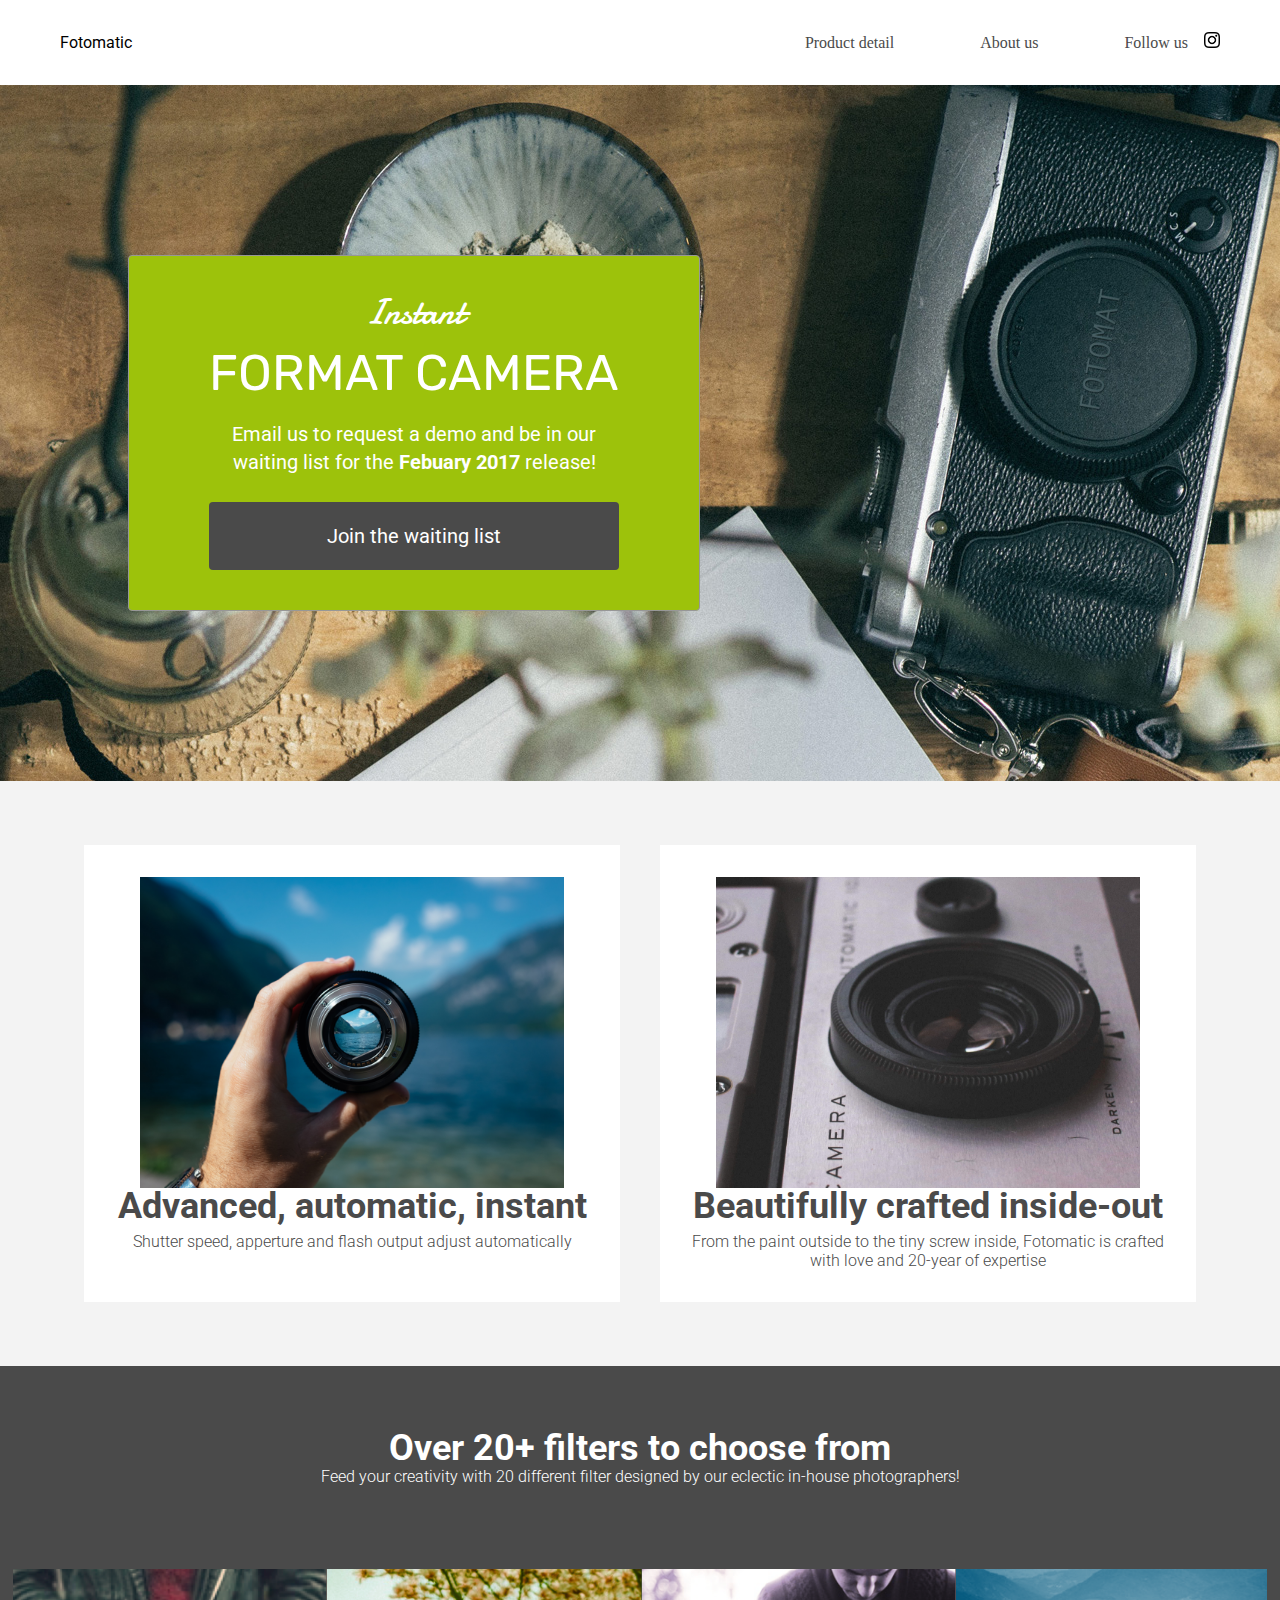
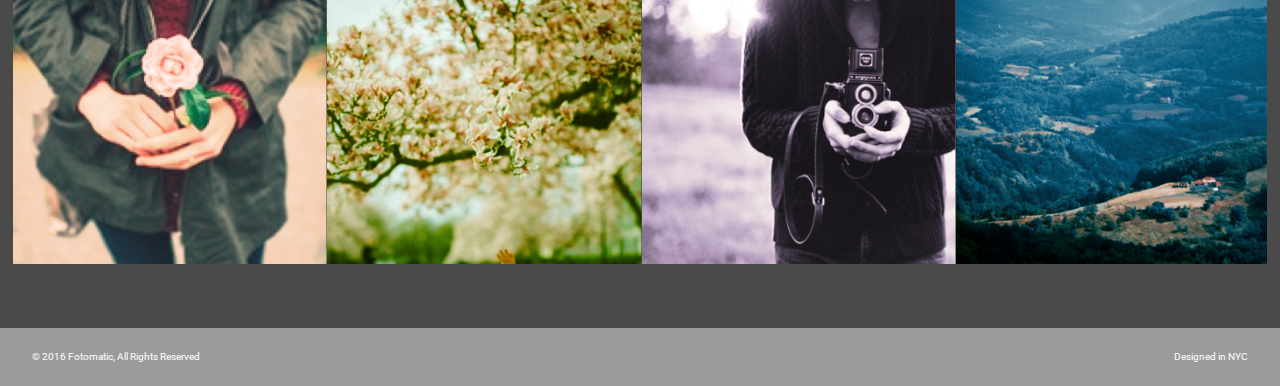
<file: Fotomatic/index.html>
<!DOCTYPE html>
<html>
<head>
  <link href="https://fonts.googleapis.com/css?family=Damion" rel="stylesheet">
  <link href="https://fonts.googleapis.com/css?family=Rubik" rel="stylesheet">
  <link href="https://fonts.googleapis.com/css?family=Roboto:300,400,600,700" rel="stylesheet">
  <link rel="stylesheet" href="./resources/css/reset.css"/>
  <link rel="stylesheet" href="resources/css/style.css"/>
  <meta charset="UTF-8">
</head>
<body>
  <!-- Header -->
  <header>
    <div class="content">
      <a href="index.html" class="desktop logo">Fotomatic</a>
      <nav class="desktop">
        <ul>
          <li><a href="#">Product detail</a></li>
          <li><a href="#">About us</a></li>
          <li><a href="https://www.instagram.com/">Follow us <img class="icon" src="./resources/images/instagram.png"></a></li>
        </ul>
      </nav>
      <nav class="mobile">
        <ul>
          <li><a href="#"><img src="./resources/images/ic-logo.svg"></a></li>
          <li><a href="#"><img src="./resources/images/ic-product-detail.svg"></a></li>
          <li><a href="#"><img src="./resources/images/ic-about-us.svg"></a></li>
          <li><a href="#" class="button">Join us</a></li>
        </ul>
      </nav>
    </div>
  </header>

  <!-- Main Content -->
  <div class="main-content">

    <!-- Sign Up Section -->
    <div id="sign-up-section" class="banner">
      <div id="sign-up-cta">
        <div class="content center">
          <div class="header">
            <h2 class="cursive">Instant</h2>
            <h1 class="striking">FORMAT CAMERA</h1>
          </div>
          <div class="email">
            <span>
              Email us to request a demo and be in our waiting list for the <strong>Febuary 2017</strong> release!
            </span>
            <div class="button">Join the waiting list</div>
          </div>
        </div>
      </div>
    </div>

    <!-- Features Section -->
    <div id="features-section">
      <div class="feature">
        <div class="center">
          <div class="image-container">
            <img src="resources/images/feature-1.png" />
          </div>
          <div class="content">
            <h2>Advanced, automatic, instant</h2>
            <h3>Shutter speed, apperture and flash output adjust automatically</h3>
          </div>
        </div>
      </div>
      <div class="feature">
        <div class="center">
          <div class="image-container">
            <img src="resources/images/feature-2.png" />
          </div>
          <div class="content">
            <h2>Beautifully crafted inside-out</h2>
            <h3>From the paint outside to the tiny screw inside, Fotomatic is crafted with love and 20-year of expertise</h3>
          </div>
        </div>
      </div>
    </div>

    <!-- Filters Section -->
    <div id="filters-section">
      <div class="content center">
        <h2>Over 20+ filters to choose from</h2>
        <h3>Feed your creativity with 20 different filter designed by our eclectic in-house photographers!</h3>
      </div>
      <div class="images-container">
        <div class="image-container">
          <img src="./resources/images/filter-1.png" />
        </div>
        <div class="image-container">
          <img src="./resources/images/filter-2.png" />
        </div>
        <div class="image-container">
          <img src="./resources/images/filter-3.png" />
        </div>
        <div class="image-container extra">
          <img src="./resources/images/filter-4.png" />
        </div>
      </div>
    </div>

    <!-- Quotes Section
    <div id="quotes-section">
      <div class="content center">
        <span class="quote">“It’s truly something that could create a brand new photography Renaissance”</span>
        <img class="quote-citation" src="./resources/images/photography-logo.png" />
      </div>
    </div>

    <!-- Footer -->
    <footer>
      <div class="content">
        <span class="copyright">© 2016  Fotomatic, All Rights Reserved</span>
        <span class="location">Designed in NYC</span>
      </div>
    </footer>

  </div>
</body>
</html>
</file>
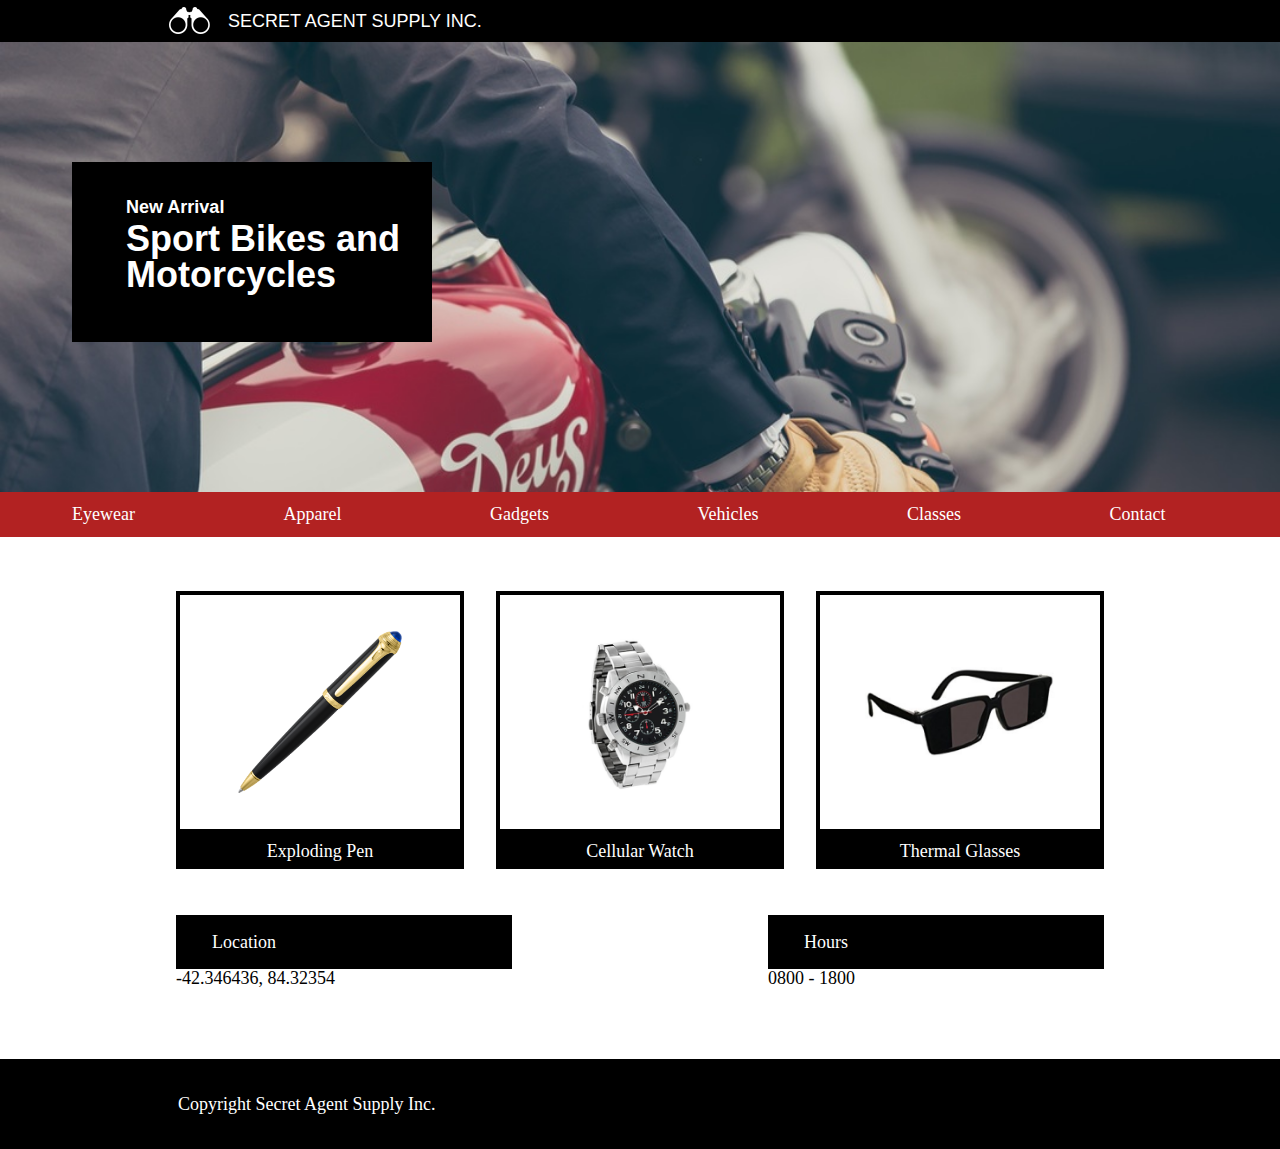
<file: SecretAgentSupply/index.html>
<!DOCTYPE html>
<html>
<head>
  <title>Secret Agent Supply Inc.</title>
    <link rel="stylesheet" href="./resources/css/reset.css" style="text/css" />
    <link rel="stylesheet" href="./resources/css/style.css" style="text/css" />

</head>
<body>
  <header>
    <div class="logo">
      <img src="resources/logo.png" alt="Spy Glasses" />
      <span>Secret Agent Supply Inc.</span>
    </div>
    <div class="main-banner">
      <img src="resources/moto.jpeg" alt="Person riding bike">
        <div class="black-box">
          <p>New Arrival</p>
          <h2>Sport Bikes and </br> Motorcycles</h2>
          <h3>Sport Bikes and Motorcycles</h3>
        </div>
      </img>
    </div>
    <nav>
      <span><a href="#">Eyewear</a></span>
      <span><a href="#">Apparel</a></span>
      <span><a href="#">Gadgets</a></span>
      <span><a href="#">Vehicles</a></span>
      <span><a href="#">Classes</a></span>
      <span><a href="#">Contact</a></span>
      <span id="menu"><a id="menu" href="#">Menu</a></span>
    </nav>
  </header>

  <!-- End of header -->
  <!-- Beginning of the content-->
  <div class="content">
   <!-- Beginning of row 1-->
   <div class="row">
     <div class="box1">
       <div class="img1">
         <img src="resources/pen.png" alt="pen"/>
       </div>
       <div class="text">
        <p>Exploding Pen</p>
      </div>
      </div>

    <div class="box2">
      <div class="img2">
        <img src="resources/watch.png" alt="watch"/>
      </div>
      <div class="text">
       <p>Cellular Watch</p>
     </div>
    </div>

      <div class="box3">
        <div class="img3">
          <img id="tres" src="resources/glasses.png"/>
        </div>
        <div class="text">
          <p>Thermal Glasses</p>
        </div>
     </div>
   </div>
<!-- End of row1 -->
<!-- Beginning of row2 -->
<div class="row2">
<div class="Location">
  <div class="element">
    <span>Location</span>
  </div>
  <div class="cor">
    <p>-42.346436, 84.32354</p>
  </div>
</div>


<div class="Hours">
  <div class="element2">
  <span>Hours</span>
</div>
<div class="hor">
  <p>0800 - 1800</p>
</div>
</div>
</div>

<!-- End of row2-->

  </div>
<!-- End of content-->
<!--footer -->
<footer>
  <div class="con">
  <p>Copyright Secret Agent Supply Inc.</p>
</div>
</footer>

</body>
</html>
</file>
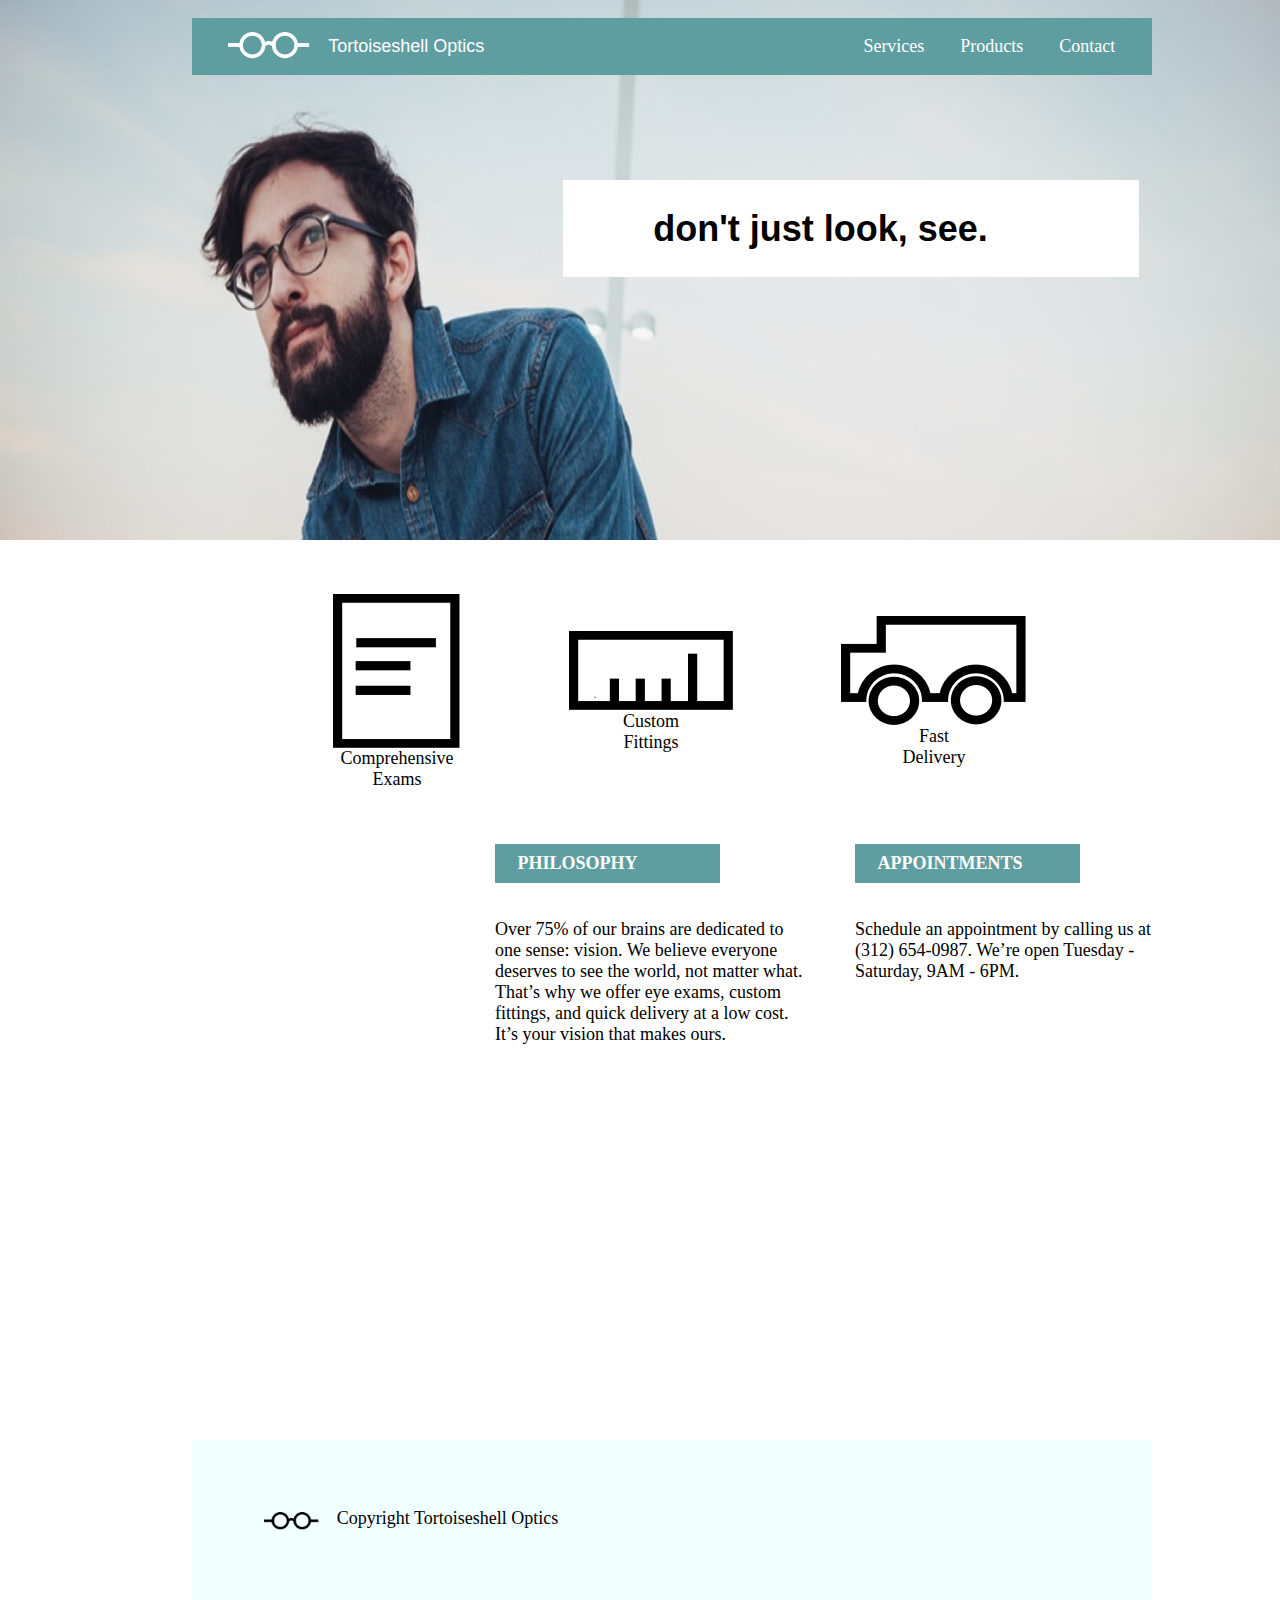
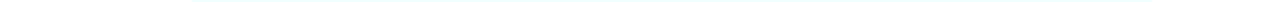
<file: Tortoiseshell Optics/index.html>
<!doctype html>
<html>
<head>
<meta charset="UTF-8">
<meta name="viewport" content="width=700, initial-scale=1">
<meta name="viewport" content="width=560, initial-scale=1">
<link rel="stylesheet" href="resources/css/style.css" type="text/css"/>
<title>Tortoiseshell Optics</title>
</head>

<body>
	<div class="main-banner">


	<!-- Header -->
	<header>
		<div class="logo">
			<img src="resources/images/logo-white.png"/>
			<span>Tortoiseshell Optics</span>
		</div>
		<nav>
			<span><a href="#">Services</a></span>
			<span><a href="#">Products</a></span>
			<span><a href="#">Contact</a></span>
		</nav>
		<nav class="mobile">
			<span><a href="#">Menu</a></span>
		</nav>

	</header>



	<!-- End of header -->
	<div class="white-box">
		<span>don't just look, see.</span>
	</div>

</div>

<div class="content">
	<div class="container-items">
		<div class="exam">
			<img src="resources/images/paper-icon.png"/>
			<a>Comprehensive </br> Exams</a>
		</div>
		<div class="Costum">
			<img src="resources/images/ruler-icon.png"/>
			<a>Custom</br>Fittings</a>
		</div>
		<div class="Delivery">
			<img src="resources/images/truck-icon.png"/>
			<a>Fast</br>Delivery</a>
		</div>
	</div>
	<div class="supporting container">
	    <div class="info">
	      <div class="title">
	        PHILOSOPHY
	      </div>
	      <p>
	        Over 75% of our brains are dedicated to one sense: vision. We believe everyone deserves to see the world, not matter what. That’s why we offer eye exams, custom fittings, and quick delivery at a low cost. It’s your vision that makes ours.
	      </p>
	    </div>
	    <div class="info">
	      <div class="title">
	        APPOINTMENTS
	      </div>
	      <p>
	        Schedule an appointment by calling us at (312) 654-0987. We’re open Tuesday - Saturday, 9AM - 6PM.
	      </p>
	    </div>
	  </div>
</div>
<!-- End of main -->
<footer>
	<img src="resources/images/logo-black.png"/>
	<p>Copyright Tortoiseshell Optics</p>
</footer>
</body>
</html>
</file>
<file: Fotomatic/resources/css/style.css>
/* Universal Styles */

html {
  font-family: "Roboto", sans-serif;
  font-size: 16px;
}

.main-content {
  position: relative;
  top: 5.3125rem; /* To offset for fixed header. */

}

.center {
  text-align: center;
}

.button {
  border-radius: 4px;
  background-color: #4a4a4a;
  color: white;
}
.images-container{
 overflow: hidden;
}
.image-container img {
  display: block;
  max-width: 100%;
}

@media only screen and (max-width: 760px) {
  .main-content {
    top: 2.5625rem;
  }
}

/* Header */

header {
  position: fixed;
  width: 100%;

  border-bottom: solid 1px #c6c1c1;
  background-color: white;
}

header .content {
  display: flex;

  align-items: center;
  padding: 1.875rem;
}

header .logo {
  flex: 1;
  padding-left: 30px;

}

header nav ul {
  display: flex;
}

nav li {
  padding-left: 3.5rem;
}

nav a {
  vertical-align: bottom;
  line-height: 1.6;
  font-size: 1rem;
  color: #4a4a4a;
  font-family: Roboto-Regular;
  padding-right: 30px;
}

header .icon {
  width: 1rem;
  padding-left: .75rem;
}

header .mobile {
  display: none;
}

@media only screen and (max-width: 760px) {
  header .desktop {
    display: none;
  }

  header .mobile {
    display: block;
    width: 100%;
  }

  header .content {
    padding: .5rem 0;
  }

  header .mobile ul {
    display: flex;
    justify-content: space-around;
    align-items: center;
    width: 100%;
  }

  header .mobile li {
    padding: 0;
  }

  header .mobile .button {
    padding: .1875rem .5rem;
    background-color: #9dc20b;
    line-height: 1.6;
    color: white;
  }
}

/* Sign Up Section */

#sign-up-section {
  display: flex;
  justify-content: flex-start;
  align-items: flex-start;
  height: 43.5rem;
  background-image: url('../images/banner-landingpage.jpg');
  background-position: bottom;
  background-size: cover;
  background-repeat: no-repeat;
}


#sign-up-cta {
  position: relative;
  padding: 0 5rem 2.5rem 5rem;
  top: 170px;
  left: 10%;
  border: solid 1px #979797;
  border-radius: 4px;
  background-color: #9dc20b;

}

#sign-up-cta .content {
  width: 25.625rem;
  margin-top: 2rem;
  font-family: "Roboto", sans-serif;
  font-size: 1.25rem;
  line-height: 1.4;
  color: white;
}

#sign-up-cta h1 {
  font-size: 3.125rem;
}

#sign-up-cta h2 {
  font-size: 2.25rem;
}

#sign-up-cta span strong {
  font-weight: bold;
}

#sign-up-cta .cursive {
  font-family: "Damion", cursive;
}

#sign-up-cta .striking {
  font-family: "Rubik", sans-serif;
  padding-bottom: .75rem;
}

#sign-up-cta .button {
  margin-top: 1.625rem;
  padding: 1.25rem 7.25rem;
}

@media only screen and (max-width: 760px) {
  #sign-up-section {
    align-items: center;
    justify-content: center;
    height: 28rem;
  }

  #sign-up-cta {
    position: static;
    width: auto;
    height: auto;
    background-color: transparent;
    border: none;
  }

  #sign-up-cta .content {
    margin-top: 0;
  }

  #sign-up-cta .email {
    display: none;
  }

  #sign-up-cta h1 {
    font-size: 3.125rem;
  }

  #sign-up-cta h2 {
    font-size: 2.25rem;
  }
}

@media only screen and (max-width: 450px) {
  #sign-up-section {
    height: 20rem;
  }

  #sign-up-cta h1 {
    font-size: 2.25rem;
  }

  #sign-up-cta h2 {
    font-size: 2rem;
  }
}

/* Features Section */

#features-section {
  display: flex;
  justify-content: space-between;
  padding: 4rem 5%;
  background-color: #f3f3f3;
}

.feature {
  flex: 1;
  padding: 2rem;
  margin: 0px 1.25rem;
  background-color: white;

}

.feature .image-container {
  width: 90%;
  height: 65%;
  margin: 0 auto;
}

.feature h2 {
  padding-bottom: .5rem;
  font-size: 2.25rem;
  font-weight: bold;
  color: #4a4a4a;
}

.feature h3 {
  font-size: 1rem;
  line-height: 1.2;
  font-weight: 300;
  color: #4a4a4a;
}

@media only screen and (max-width: 890px) {
  .feature h2 {
    font-size: 1.125rem;
    line-height: 1.3;
    font-weight: normal;
  }

  .feature h3 {
    font-size: .875rem;
    line-height: 1.4;
  }
}

@media only screen and (max-width: 760px) {
  #features-section {
    flex-flow: column;
    padding: 0;
  }

  .feature {
    margin: 0;
    padding: 1.25rem 1rem 0 1rem;
  }
  .feature .content{
    padding: 1.25rem 0 1.8rem 0;
  }
}

/* Filters Section */

#filters-section {
  padding: 4rem 0;
  background-color: #4a4a4a;
}

#filters-section .content {
  padding: 0 .625rem;
  margin-bottom: 5rem;
}

#filters-section .content h2 {
  font-size: 2.25rem;
  font-weight: bold;
  color: white;
}

#filters-section .content h3 {
  font-size: 1rem;
  line-height: 1.4;
  font-weight: 300;
  color: white;
}

#filters-section .images-container {
  display: flex;
  max-width: 100%;
  padding: 0 1%;
}

@media only screen and (max-width: 760px) {
  #filters-section {
    padding: 1.5rem 0 0 0;
  }

  #filters-section .content {
    margin-bottom: 1rem;
  }

  #filters-section .content h2 {
    padding-bottom: .625rem;
    font-size: 1.125rem;
    line-height: 1.3;
    font-weight: normal;
  }

  #filters-section .content h3 {
    font-size: .875rem;
    line-height: 1.4;
  }

  #filters-section .images-container {
    padding: 0;
  }

  #filters-section .extra {
    display: none;
  }
}

/* Quotes Section */

#quotes-section {
  background-color: #f3f3f3;
}

#quotes-section content {
  padding: 5rem 0;
}

#quotes-section quote {
  padding-right: 1.875rem;
  font-family: "Palatino", serif;
  font-size: 1.875rem;
  line-height: 1.1;
  font-style: italic;
  color: #4a4a4a;
}

#quotes-section quote-citation {
  height: 1.875rem;
}

@media only screen and (max-width: 760px) {
  #quotes-section content {
    padding: 1.875rem .625rem;
  }

  #quotes-section quote {
    font-size: 1.5rem;
    line-height: 1.4;
  }

  #quotes-section quote-citation {
    display: block;
    padding-top: 1rem;
    margin: auto;
  }
}

/* Footer */

footer {
  background-color: #9b9b9b;
  padding: 1.5rem 2rem;
}

footer .content {
  color: white;
  display: flex;
  font-size: .75rem;
}

footer .copyright {
  flex-grow: 1;
}

@media only screen and (min-width: 760px) {
  footer .content {
    font-size: .625rem;
  }
}
</file>
<file: SecretAgentSupply/resources/css/style.css>
html, body{
  margin: 0;
  font-size: 18px;
}

header {
  background-color: black;
  display: flex;
  flex-direction: column;
}

/* Logo */
.logo {
  display: flex;
  flex-direction: row;
  background-color: black;
  color: white;
  width: 960px;
  height: 2.32rem;
  margin: auto;

}
.logo img{
  height: 1.5rem;
  padding: 0.41rem 1rem 0.41rem 0.5rem;

}
.logo span{
  font-family: Helvetica;
  font-size: 1rem;
  padding-top: 0.66rem;
  margin-bottom: 0.66rem;
  text-transform: uppercase;
}
/* Main Banner */
.main-banner{

  width: 100%;
  height: 25rem;
  overflow: hidden;
}
.main-banner img{
width: 100%;
height: auto;
position: relative;

}
/* Black box*/
.black-box {
  position: absolute;
  background-color: black;
  height: 10rem;
  width: 20rem;
  top: 9rem;
  left: 4rem;
}
.black-box p {
  color: white;
  padding-top: 2rem;
  padding-left: 3rem;
  font-family: Helvetica;
  font-size: 1rem;
  font-weight: bold;

}
.black-box h2{
  color: white;
  padding-top: 0.25rem;
  padding-left: 3rem;
  font-family: Helvetica;
  font-size: 2rem;
  font-weight: bold;
}

/* Navigation */
nav {
  background-color: firebrick;
  height: 2.5rem;
}
nav span{
display: inline-block;
padding: 0.75rem 4rem;
}
nav span a{
  color: white;
  text-decoration: none;
}
#menu{
  display: none;
}
/* Content */

.content{
  display: flex;
  justify-content: center;
  align-items: center;
  flex-direction: column;
}


/* Row */
.row {
  display: flex;
  width: 960px;
  height: auto;
  flex-direction: row;
  justify-content: center;
  justify-content: space-around;

  margin-top: 3rem;
}
.row .box1, .box2, .box3{

  height: 15rem;
  width: 30%;
}
.box1 .img1, .img2, .img3{
  display: flex;
  height: 13rem;
  border: 4px solid black;
  justify-content: center;
  overflow: hidden;
}
.box1 .img1 img, .img2 img{
  display: flex;
  height: 9rem;
  padding: 2rem 2rem;
}
#tres{
  height: 5rem;
  padding: 4rem;
}
 .text{
  background-color: black;
  color: white;
  text-align: center;
  font-size: 1rem;
  padding-top: 0.5rem;
  padding-bottom: 0.5rem;
}
/* row2 */
.row2 {
  display: flex;
  width: 960px;
  flex-direction: row;
  margin-top: 3rem;
}
.row2 .Location{
  width: 35%;
  padding-left: 1.67%;
}
.row2 .Hours{
    width: 35%;
    padding-left: 26.67%;
}

.Location .element, .Hours .element2{
  background-color: black;
  color: white;
  height: 3rem;
}
.element span, .element2 span{
  display: inline-flex;
padding-left: 2rem;
padding-top: 1rem;
padding-bottom: 1rem;
}

footer{
  display: flex;
  margin-top: 4rem;
  background-color: black;
  color: white;
  height: 5rem;
  justify-content: center;
}
footer .con{
  width: 960px;
  background-color: black;
  justify-content: center;
}
.con p{
  padding-left: 1rem;
  text-align: left;
  padding-top: 2rem;
  padding-bottom: 2rem;
}

@media only screen and (max-width: 1024px){
  html, body{
    margin: 0;
    width: 1024px;
  }
nav span{
  display: none;
}
#menu{
  display: flex;
  color: white;
  margin: auto;
}
.row{
  display: flex;
  width: 1024px;
  justify-content: center;

}
.row2{
  display: flex;
  width: 1024px;
  justify-content: center;
  padding: 0;
}
.row2 .Hours{
  padding: 0;

}
.box1{

  margin-right: 2rem;
}
.box2{

  margin-left: 2rem;
}
.row2 .Location{
width: 32%;
margin-right: 1rem;
padding: 0;
}
.row2 .Hours{
width:32%;
margin-left: 1rem;
}
.box3{
  display: none;
}
.con p{
  padding-left: 7.5rem;
}
}
@media only screen and (max-width: 470px){
  html,body{
    margin: 0;
    width: 470px;
    padding: 0;


  }
  header{
  width: 100%;
  }
  .main-banner{
    height: 15rem;
    position: relative;
  }
  .black-box{
    position: absolute;
    justify-content: center;
    width: 470px;
    height: 4.5rem;
    left: 0;
    top: 10rem;

  }
  .black-box p{
    font-family: Helvetica;
    font-size: 0.77rem;
    font-weight: bold;
    padding-top: 1rem;
    padding-left: 2rem;
  }
  .black-box h2{
    display: none;
  }
  .black-box h3{
    color: white;
    font-family: Helvetica;
    font-size: 1rem;
    font-weight: bold;
    padding-top: 0.5rem;
    padding-left: 2rem;
  }
  .logo{
    width: 100%;
  }
  .row{
    display: flex;
    width: 470px;
    align-items: center;

  }
  .row .box1{

    width: 90%;
    margin: 0;
  }
  .box2{
    display: none;
  }
.row2{
  display: flex;
  flex-direction: column;
  justify-content: center;
  align-items: center;
  width: 470px;
}
.row2 .Location{
  width: 90%;
  margin: 0;

}
.row2 .Hours{
  padding-top: 0.5rem;
  margin: 0;
  width: 90%;
}
.con{
  width: 100%;
}
.con p{
  padding: 0;
  padding-top: 2rem;
  text-align: center;
}
}
</file>
<file: Tortoiseshell Optics/resources/css/style.css>
/* CSS Document */
html, body{
  font-size: 18px;
  margin: 0;

}
.main-banner{
  margin: 0;
  height: 30rem;
  width: auto;
  background-image: url(../images/glasses-bg.png);
  background-repeat: no-repeat;
  background-size: 100% 30rem;


}
.white-box{
  position: absolute;
  background-color: white;
  height: auto;
  width: 32rem;
  margin-left: 44%;
  margin-top: 10rem;
}
.white-box span{
  display: inline-block;
  color: black;
  text-align: center;
  font-family: Helvetica;
  font-weight: bold;
  font-size: 2rem;
  line-height: 1.2;
  padding: 1.5rem 5rem;
}




/* header */
header{
  display: flex;
  position:  absolute;
  background-color: cadetblue;
  width: 960px;
  margin: auto;
  top: 1rem;
  margin-left: 15%;


}
nav{
  display: inline-flex;
  margin-left: 39.5%;



}
nav span{
  padding-right: 2rem;
  padding-top: 1rem;
  padding-bottom: 1rem;

}
nav span a{
  color: white;
  text-decoration: none;
}
.logo{
  display: flex;
  flex-direction: row;
}
.logo img{
  height: 1.5rem;
  padding-left: 2rem;
  padding-top: 0.75rem;
  padding-bottom: 0.75rem;
}
.logo span{
  padding-top: 1rem;
  padding-bottom: 1rem;
  padding-left: 1rem;
  font-size: 1rem;
  font-family: Helvetica;
  color: white;

}

/* Content */
.content{
  display: flex;
  flex-direction: column;

  width: 100vh;
  height: 100vh;
}
.container-items{
  display: flex;
  flex-direction: row;
  margin-top: 3rem;
  align-items: center;
  padding-left: 25%;

}
.mobile{
  display: none;
}
.container-items .exam,.container-items .Costum,.container-items .Delivery{
  display: flex;
  flex-direction: column;
  padding-left: 6rem;
  height: auto;


}
.exam a, .Costum a, .Delivery a{
  text-align: center;
}

/* Supporting Sections */

.supporting {
  display: flex;
  width: 100%;
  justify-content: center;
  margin-left: 45%;
  flex-direction: row;
  margin-top: 3rem;

}

/* Info start */
.info {
  width: 35%;
  margin-right: 5%;
  margin-bottom: 4rem;
}

.info p {
  padding: 1rem 0;
}

.title {
  max-width: 10rem;
  padding: 0.5rem 1.25rem;
  background-color: cadetblue;
  font-weight: bold;
  color: white;
}

footer{
  display: flex;
  flex-direction: row;
  width: 960px;
  height: 9rem;
  background-color: azure;
  margin-left: 15%;

}
footer img{
  height: 1rem;
  padding-left: 4rem;
  padding-top: 4rem;


}
footer p{
  font-size: 1rem;
  padding-top: 2.8rem;
  padding-left: 1rem;
}

@media only screen and (max-width: 700px) {
  .main-banner {
    width: 700px;
    height: 22rem;
  }
  header{
    width: 700px;
    padding: 0;
    margin: 0;
    top: 0%;
  }
  .content {
    width: 700px;
  }
  .container-items {
  width: 700px;
  padding: 0;

  overflow: auto;
  }
  .container-items .exam,.container-items .Costum,.container-items .Delivery{
    display: flex;
    flex-direction: column;
    align-items: center;
    padding-left: 1rem;
    height: auto;
    padding-left: 7%;
  }
  .supporting{
    width: 100%;
    padding: 0;
    margin: 0;
    padding-top: 3rem;
  }
  .info{
    padding-left: 7%;
  }
  .white-box{
    padding: 0;
    margin: 0;
    margin-top: 8rem;
    margin-left: 5rem;
  }
  .mobile{
    display: none;
  }

  nav {
    margin-left: 10%;
  }
  footer{
    width: 700px;
    padding: 0;
    margin: 0;
  }
}
@media only screen and (max-width: 560px) {
  .main-banner {
    width: 100%;
    height: 17rem;
  }
  header{
    width: 560px;
    padding: 0;
    margin: 0;
    top: 0%;
  }

  .content {
    width: 100%;
    height: 170vh;
  }
  .container-items {
  display: flex;
  flex-direction: column;
  height:auto;
  width: 100%;
  padding: 0;
  overflow: auto;
  }
  .container-items .exam,.container-items .Costum,.container-items .Delivery{
    display: flex;
    flex-direction: column;
    align-items: center;
    padding-left: 1rem;
    padding-top: 1.54rem;
    height: auto;
    padding-left: 7%;
  }
  .supporting{
    display: flex;
    flex-direction: column;
    width: 100%;
    padding: 0;
    margin: 0;
    padding-top: 3rem;
  }
  .info{
    width: 100%;
    padding-left: 0;
  }
  .info p {
    padding: 1rem 0;
  }

  .title {
    max-width: 100%;
    padding: 0.5rem 1.25rem;
    background-color: cadetblue;
    font-weight: bold;
    color: white;
    text-align: center;
  }
  .white-box{
    width: 100%;
    height: 4rem;
    padding: 0;
    margin: 0;
    margin-top: 9rem;
  }
  .white-box span{
    display: inline-block;
    color: black;
    text-align: center;
    font-family: Helvetica;
    font-weight: bold;
    font-size: 2rem;
    line-height: 1;
    padding: 1rem 5rem;
  }

  nav {
  display: none;
  }
  .mobile{
    display: inline-flex;
    margin-left: 60%;
  }
  .logo span{
    display: none;
  }
  footer{
    width: 100%;
    padding: 0;
    margin: 0;
  }
  footer img{
    height: 2rem;
    align-items: center;
    padding-left: 40%;
  }
  footer p{
    display: none;
  }

}
</file>
